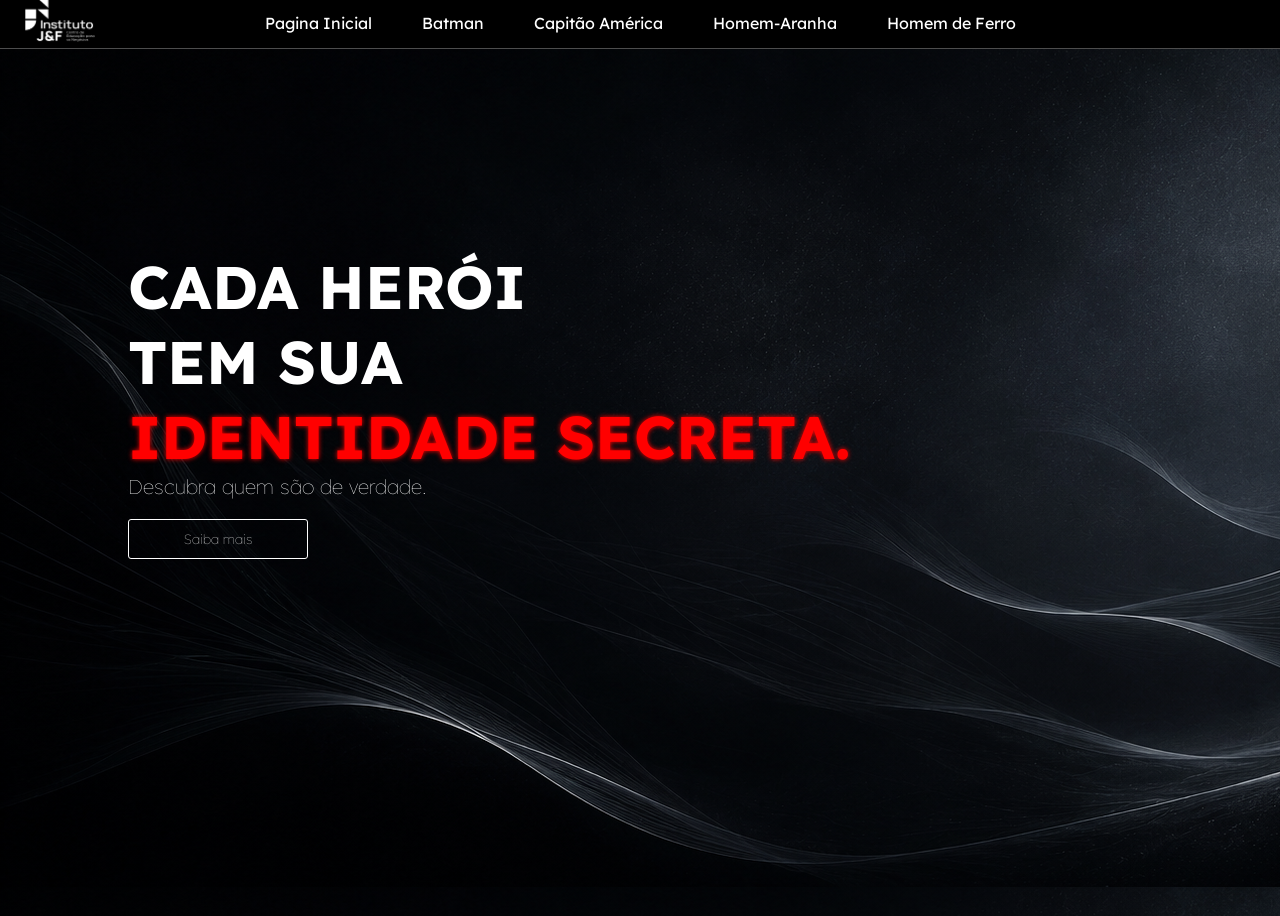
<file: index.html>
<!DOCTYPE html>
<html lang="pt-br">
<head>
    <meta charset="UTF-8">
    <meta name="viewport" content="width=device-width, initial-scale=1.0">
    <title>Pagina Inicial</title>
    <link rel="stylesheet" href="style.css">
    <link rel="icon" type="image" href="./img/heros3x4.jpg">
</head>
<body>
    <header>
        <a href="index.html">
            <img src="img/instituto.png" alt="" class="instituto">
        </a>
        <nav>
            <a href="index.html">Pagina Inicial</a>
            <a href="batmanHeitor2.html">Batman</a>
            <a href="capitao_america.html">Capitão América</a>
            <a href="Henry-spdm.html">Homem-Aranha</a>
            <a href="homemdeferro2.html">Homem de Ferro</a>
        </nav>
    </header>
    <div class="big">
        <h1>CADA HERÓI</h1><h1>TEM SUA</h1><h1 class="secreta"> IDENTIDADE SECRETA.</h1><h4>Descubra quem são de verdade.</h4>
        <a href="batmanHeitor2.html"><button>Saiba mais</button></a>
    </div>
</body>
</html>
</file>
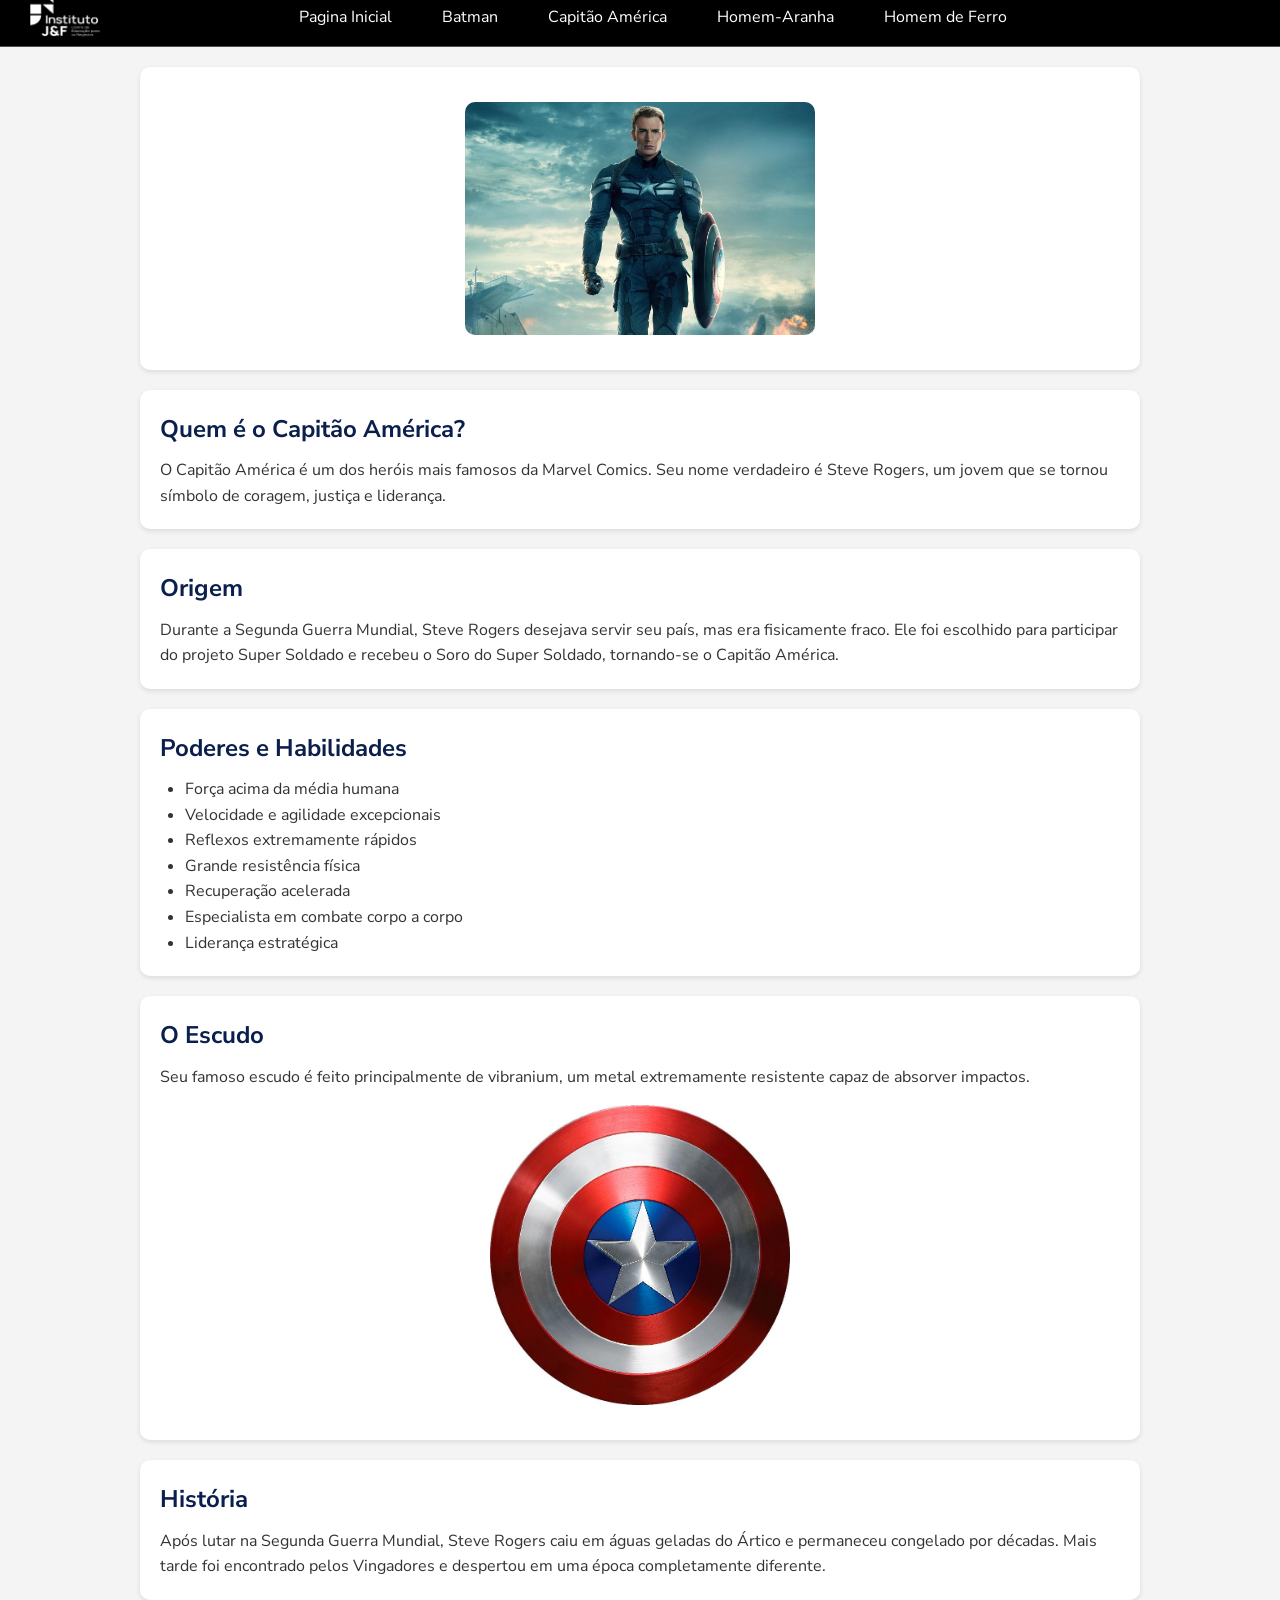
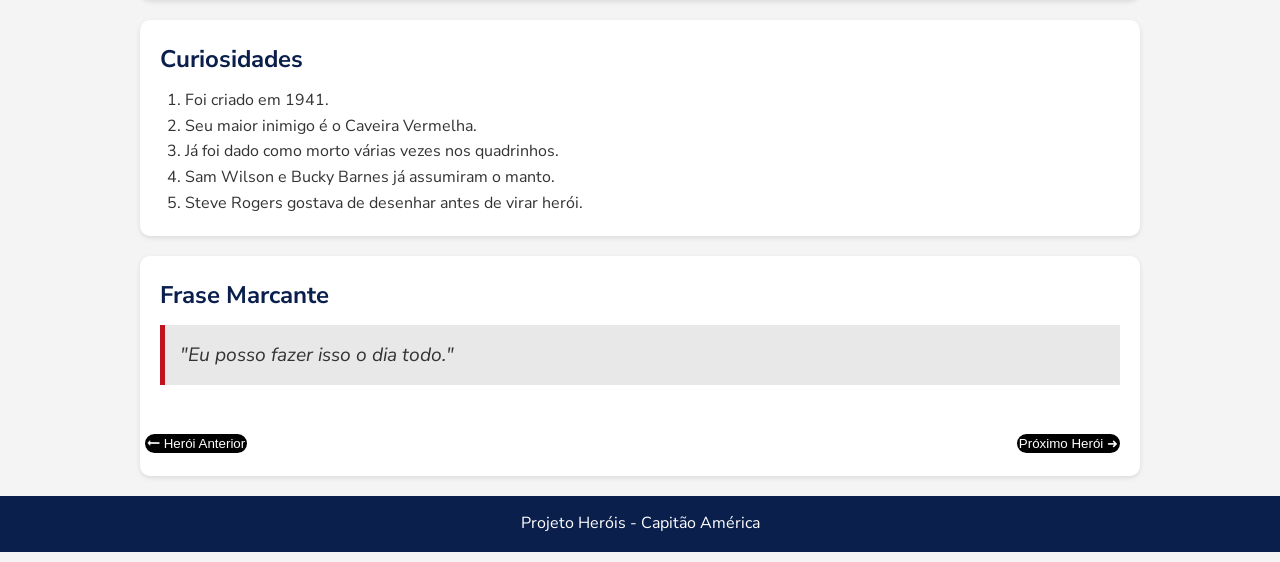
<file: capitao_america.html>
<!DOCTYPE html>
<html lang="pt-BR">
<head>
    <meta charset="UTF-8">
    <meta name="viewport" content="width=device-width, initial-scale=1.0">
    <title>Capitão América</title>

    <link rel="icon" type="imagens/png" href="imagens/favicon.png">
    <link rel="stylesheet" href="styleVictor.css">

    <link rel="preconnect" href="https://fonts.googleapis.com">
    <link rel="preconnect" href="https://fonts.gstatic.com" crossorigin>
    <link href="https://fonts.googleapis.com/css2?family=Nunito+Sans:wght@200;300;400;600;700;800&display=swap" rel="stylesheet">
</head>
<body>

    <header>
        <a href="index.html">
            <img src="img/instituto.png" alt="" class="instituto">
        </a>
        <nav>
            <a href="index.html">Pagina Inicial</a>
            <a href="batmanHeitor2.html">Batman</a>
            <a href="capitao_america.html">Capitão América</a>
            <a href="Henry-spdm.html">Homem-Aranha</a>
            <a href="homemdeferro2.html">Homem de Ferro</a>
        </nav>
    </header>

    <main>

        <section class="hero">
            <img src="imagens/heroi_capitao_america.jpg" alt="Capitão América">
        </section>

        <section>
            <h2>Quem é o Capitão América?</h2>
            <p>
                O Capitão América é um dos heróis mais famosos da Marvel Comics.
                Seu nome verdadeiro é Steve Rogers, um jovem que se tornou símbolo
                de coragem, justiça e liderança.
            </p>
        </section>

        <section>
            <h2>Origem</h2>
            <p>
                Durante a Segunda Guerra Mundial, Steve Rogers desejava servir seu país,
                mas era fisicamente fraco. Ele foi escolhido para participar do projeto
                Super Soldado e recebeu o Soro do Super Soldado, tornando-se o Capitão América.
            </p>
        </section>

        <section>
            <h2>Poderes e Habilidades</h2>

            <ul>
                <li>Força acima da média humana</li>
                <li>Velocidade e agilidade excepcionais</li>
                <li>Reflexos extremamente rápidos</li>
                <li>Grande resistência física</li>
                <li>Recuperação acelerada</li>
                <li>Especialista em combate corpo a corpo</li>
                <li>Liderança estratégica</li>
            </ul>
        </section>

        <section>
            <h2>O Escudo</h2>
            <p>
                Seu famoso escudo é feito principalmente de vibranium,
                um metal extremamente resistente capaz de absorver impactos.
            </p>
            <img src="imagens/escudo_capitao_america.jpg" alt="Escudo do Capitão América">
        </section>

        <section>
            <h2>História</h2>
            <p>
                Após lutar na Segunda Guerra Mundial, Steve Rogers caiu em águas geladas
                do Ártico e permaneceu congelado por décadas. Mais tarde foi encontrado
                pelos Vingadores e despertou em uma época completamente diferente.
            </p>
        </section>

        <section>
            <h2>Curiosidades</h2>

            <ol>
                <li>Foi criado em 1941.</li>
                <li>Seu maior inimigo é o Caveira Vermelha.</li>
                <li>Já foi dado como morto várias vezes nos quadrinhos.</li>
                <li>Sam Wilson e Bucky Barnes já assumiram o manto.</li>
                <li>Steve Rogers gostava de desenhar antes de virar herói.</li>
            </ol>
        </section>

        <section>
            <h2>Frase Marcante</h2>
            <blockquote>
                "Eu posso fazer isso o dia todo."
            </blockquote>
            <br>
            <div class="end">
            <a href="batmanHeitor2.html" class="esquerda"><button>🠔 Herói Anterior</button></a>
            <a href="Henry-spdm.html" class="direita"><button>Próximo Herói ➜</button></a>
        </div>
        </section>

    </main>

    <footer>
        <p>Projeto Heróis - Capitão América</p>
    </footer>

</body>
</html>
</file>
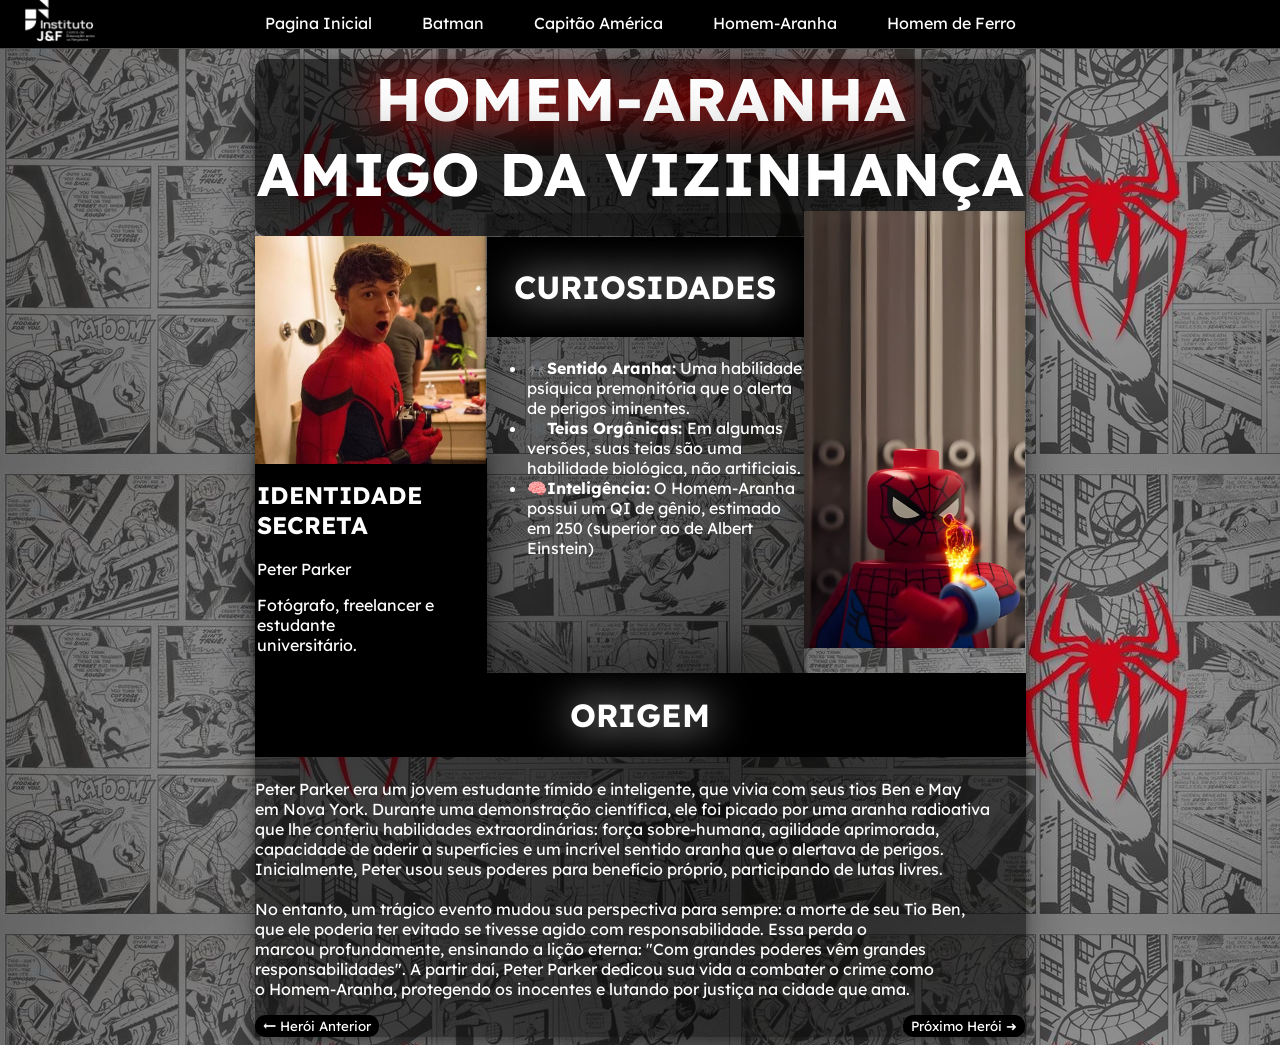
<file: Henry-spdm.html>
<!DOCTYPE html>
<html lang="pt-br">
<head>
    <meta charset="UTF-8">
    <meta name="viewport" content="width=device-width, initial-scale=1.0">
    <title>Homem Aranha</title>
    <link rel="stylesheet" href="styleHenry.css">
    <link rel="icon" type="imagens/png" href="img/spdm-3x4.jpg">

</head>
<body>

    <header>
        <a href="index.html">
            <img src="img/instituto.png" alt="" class="instituto">
        </a>
        <nav>
            <a href="index.html">Pagina Inicial</a>
            <a href="heitor.html">Batman</a>
            <a href="capitao_america.html">Capitão América</a>
            <a href="Henry-spdm.html">Homem-Aranha</a>
            <a href="homemdeferro2.html">Homem de Ferro</a>
        </nav>
    </header>
    <div class="barra">
        <div class="top">
            <h1 class="spdm">HOMEM-ARANHA</h1>
            <h1>AMIGO DA VIZINHANÇA</h1>
        </div>
        <div class="meio">
            <img src="img/peter.jpg" alt="">
            <div class="identidade">
            <h2>IDENTIDADE<br>SECRETA</h2>
            <P>Peter Parker</P>
            <p>Fotógrafo, freelancer e estudante<br>universitário.</p>
            </div>
        </div>
        <div class="low">
            <h1 class="curiosidades">CURIOSIDADES</h1>
            <ul>
                <li>🕷️<b>Sentido Aranha:</b> Uma habilidade psíquica premonitória que o alerta de perigos iminentes.</li>
                <li>🕸️<b>Teias Orgânicas: </b> Em algumas versões, suas teias são uma habilidade
biológica, não artificiais.</li>
                <li>🧠<b>Inteligência:</b> O Homem-Aranha possui um QI de gênio, estimado em 250 (superior ao de Albert Einstein)</li>
            </ul>
            <img src="img/spdm-wallpaper.jpg" class="wallpaper">
        </div>
        <div class="historia">
            <h1 class="origem">ORIGEM</h1>
            <p>Peter Parker era um jovem estudante tímido e inteligente, que vivia com seus tios Ben e May <br>em
Nova York. Durante uma demonstração científica, ele foi picado por uma aranha radioativa <br>que lhe
conferiu habilidades extraordinárias: força sobre-humana, agilidade aprimorada, <br>capacidade de
aderir a superfícies e um incrível sentido aranha que o alertava de perigos. <br> 
Inicialmente, Peter usou seus poderes para benefício próprio, participando de lutas livres.<br><br>No
entanto, um trágico evento mudou sua perspectiva para sempre: a morte de seu Tio Ben, <br>que ele
poderia ter evitado se tivesse agido com responsabilidade. Essa perda o <br>marcou profundamente,
ensinando a lição eterna: "Com grandes poderes vêm grandes <br>responsabilidades". A partir daí,
Peter Parker dedicou sua vida a combater o crime como <br>o Homem-Aranha, protegendo os inocentes
e lutando por justiça na cidade que ama.</p>
            <div class="end">
                <a href="capitao_america.html"><button>🠔 Herói Anterior</button></a>
                <a href="homemdeferro2.html" class="direita"><button>Próximo Herói ➜</button></a>
            </div>
        </div>
    </div>
</body>
</html>
</file>
<file: style.css>
@import url('https://fonts.googleapis.com/css2?family=Fredoka:wght@300..700&family=Lexend:wght@100..900&family=Nunito+Sans:ital,opsz,wght@0,6..12,200..1000;1,6..12,200..1000&display=swap');

* {
  font-family: "Lexend", sans-serif;
  font-optical-sizing: auto;
  color: white;
}

header {
    width: 102%;
    height: 100%;
    background-color: transparent;
    padding: 15px 0;
    position: sticky;
    margin-top: -10px;
    border-bottom: 1px solid rgba(255, 255, 255, 0.3);
    display: flex;
    align-items: center;
    background-color: black;
}
.instituto{
  position: absolute;
  width: 70px;
  margin-left: 30px;
  margin-top: -25px;
}
.instituto:hover{
  cursor: pointer;
}

nav{
  display: flex;
  flex: 1;
  gap: 50px;
  justify-content: center;
}

nav a{
  color: white;
  text-decoration: none;
}
nav a:hover {
  text-decoration: underline;
  cursor: pointer;
}

body {
    min-height: 100vh;
    display: flex;
    flex-direction: column;
    align-items: center;
    background: url(img/background-inicial.png);
}

a {
  color: black;
  text-decoration: none;
  background-color: transparent;
}
h1{
  margin: 0;
}
h4{
  margin: 0;
  font-size: 20px;
  font-family: "Lexend", sans-serif;
  font-weight: 100;
}

.big {
  display: flex;
  flex-direction: column;
  align-self: flex-start;
  padding-left: 120px;
  margin-top: 200px;
  font-size: 30px;
}
.secreta{
  color: red;
  text-shadow: 0 0 5px rgb(255, 0, 0);
}

button{
  border: 1px solid white;
  background-color: transparent;
  border-radius: 3px;
  width: 180px;
  height: 40px;
  font-weight: 100;
  margin-top: 20px;
}
button:hover{
  text-decoration: underline;
  cursor: pointer;
}
</file>
<file: styleVictor.css>
* {
    margin: 0;
    padding: 0;
    box-sizing: border-box;
}

body {
    font-family: 'Nunito Sans', sans-serif;
    background-color: #f4f4f4;
    color: #333;
    line-height: 1.6;
}

header {
    width: 102%;
    height: 100%;
    background-color: transparent;
    padding: 15px 0;
    position: sticky;
    margin-top: -10px;
    border-bottom: 1px solid rgba(255, 255, 255, 0.3);
    display: flex;
    align-items: center;
    background-color: black;
}
.instituto{
  position: absolute;
  width: 70px;
  margin-left: 30px;
  margin-top: -25px;
}
.instituto:hover{
  cursor: pointer;
}

nav{
  display: flex;
  flex: 1;
  gap: 50px;
  justify-content: center;
}

nav a{
  color: white;
  text-decoration: none;
}
nav a:hover {
  text-decoration: underline;
  cursor: pointer;
}

main {
    width: 80%;
    max-width: 1000px;
    margin: 20px auto;
}

section {
    background-color: white;
    margin-bottom: 20px;
    padding: 20px;
    border-radius: 10px;
    box-shadow: 0 2px 5px rgba(0,0,0,0.1);
}

section h2 {
    color: #0b1f4d;
    margin-bottom: 10px;
}

.hero {
    text-align: center;
}

.hero img {
    width: 350px;
    max-width: 100%;
    border-radius: 10px;
}

section img {
    display: block;
    width: 300px;
    max-width: 100%;
    margin: 15px auto;
    border-radius: 10px;
}

ul, ol {
    margin-left: 25px;
    margin-top: 10px;
}

blockquote {
    background-color: #e8e8e8;
    border-left: 5px solid #c1121f;
    padding: 15px;
    font-style: italic;
    font-size: 1.2em;
}

footer {
    background-color: #0b1f4d;
    color: white;
    text-align: center;
    padding: 15px;
    margin-top: 20px;
}

button{
  background-color: black;
  color: white;
  text-decoration: none ;
  border: 2px solid black;
  border-radius: 10px;
}
button:hover{
  cursor: pointer;
  color: black;
  background-color: white;
}
.direita{
  margin-left: 875px;
}
.esquerda{
    margin-left: -15px;
}
.end{
    display: flex;
    justify-content: space-between;
    align-items: center;
    margin-top: 20px;
}

.direita{
    margin-left: 0;
}
</file>
<file: styleHenry.css>
@import url('https://fonts.googleapis.com/css2?family=Fredoka:wght@300..700&family=Lexend:wght@100..900&family=Nunito+Sans:ital,opsz,wght@0,6..12,200..1000;1,6..12,200..1000&display=swap');

* {
  font-family: "Lexend", sans-serif;
  font-optical-sizing: auto;
  color: white;
}

header {
    width: 102%;
    height: 100%;
    background-color: transparent;
    padding: 15px 0;
    position: sticky;
    margin-top: -10px;
    border-bottom: 1px solid rgba(255, 255, 255, 0.3);
    display: flex;
    align-items: center;
    background-color: black;
}
.instituto{
  position: absolute;
  width: 70px;
  margin-left: 30px;
  margin-top: -25px;
}
.instituto:hover{
  cursor: pointer;
}

nav{
  display: flex;
  flex: 1;
  gap: 50px;
  justify-content: center;
}

nav a{
  color: white;
  text-decoration: none;
}
nav a:hover {
  text-decoration: underline;
  cursor: pointer;
}

body {
    min-height: 100vh;
    display: flex;
    flex-direction: column;
    align-items: center;
    background: url(img/background-spdm.jpg);
}

.top{
  height: 173px;
  text-align: center;
  display: flex;
  flex-direction: column;
  align-self: center;
  margin-top: 0px;
  font-size: 30px;
  text-shadow: 0 0 70px rgb(0, 0, 0);
  border: 2px solid transparent;
  background-color: rgba(0, 0, 0, 0.316);
  border-radius: 10px;
  background-color: rgba(0, 0, 0, 0.636);
}

.top h1{
  margin: 0;
}
.spdm{
  color: rgb(255, 255, 255);
  text-shadow: 0 0 40px rgb(255, 0, 0);
}

.barra {
  display: flex;
  flex-direction: column;
  margin-top: 10px;
  border: 1x solid transparent;
  box-shadow: rgba(0, 0, 0, 0.25) 0px 54px 55px, rgba(0, 0, 0, 0.12) 0px -12px 30px, rgba(0, 0, 0, 0.12) 0px 4px 6px, rgba(0, 0, 0, 0.17) 0px 12px 13px, rgba(0, 0, 0, 0.09) 0px -3px 5px;
}

img {
  width: 30%;
}
.identidade{
  margin-top: -10px;
  align-self: flex-end;
  margin-right: 40px;
  border: 2px solid transparent;
  width: 228px;
  background-color: black;
  box-shadow: rgba(0, 0, 0, 0.25) 0px 54px 55px, rgba(0, 0, 0, 0.12) 0px -12px 30px, rgba(0, 0, 0, 0.12) 0px 4px 6px, rgba(0, 0, 0, 0.17) 0px 12px 13px, rgba(0, 0, 0, 0.09) 0px -3px 5px;
}

.low {
  margin-left: 230px;
  margin-top: -460px;
  border: 2px solid transparent;
  color: white;
  width: 317px;
  height: 459px;
  background-color: rgba(0, 0, 0, 0.251);
  box-shadow: rgba(0, 0, 0, 0.17) 0px -23px 25px 0px inset, rgba(0, 0, 0, 0.15) 0px -36px 30px 0px inset, rgba(0, 0, 0, 0.1) 0px -79px 40px 0px inset, rgba(0, 0, 0, 0.06) 0px 2px 1px, rgba(0, 0, 0, 0.09) 0px 4px 2px, rgba(0, 0, 0, 0.09) 0px 8px 4px, rgba(0, 0, 0, 0.09) 0px 16px 8px, rgba(0, 0, 0, 0.09) 0px 32px 16px;  
}
.curiosidades{
  text-shadow: 0 0 40px rgb(255, 255, 255);
  display: flex;
  justify-content: center;
  align-items: center;
  text-align: center;
  background-color: black;
  height: 100px;
}
.wallpaper{
  width: 221px;
  height: 437px;
  margin-left: 317px;
  margin-top: -363px;
}
.historia{
  background-color: rgba(0, 0, 0, 0.578);
}
.origem {
  display: flex;
  justify-content: center;
  align-items: center;
  border: 2px solid black;
  height: 80px;
  margin-top: -3px;
  background-color: black;
  text-shadow: 0 0 40px rgb(255, 255, 255);

}

button{
  background-color: black;
  color: white;
  text-decoration: none ;
  border: 2px solid black;
  border-radius: 10px;
}
button:hover{
  cursor: pointer;
  color: black;
  background-color: white;
}
.direita{
  margin-left: 520px;
}
</file>
